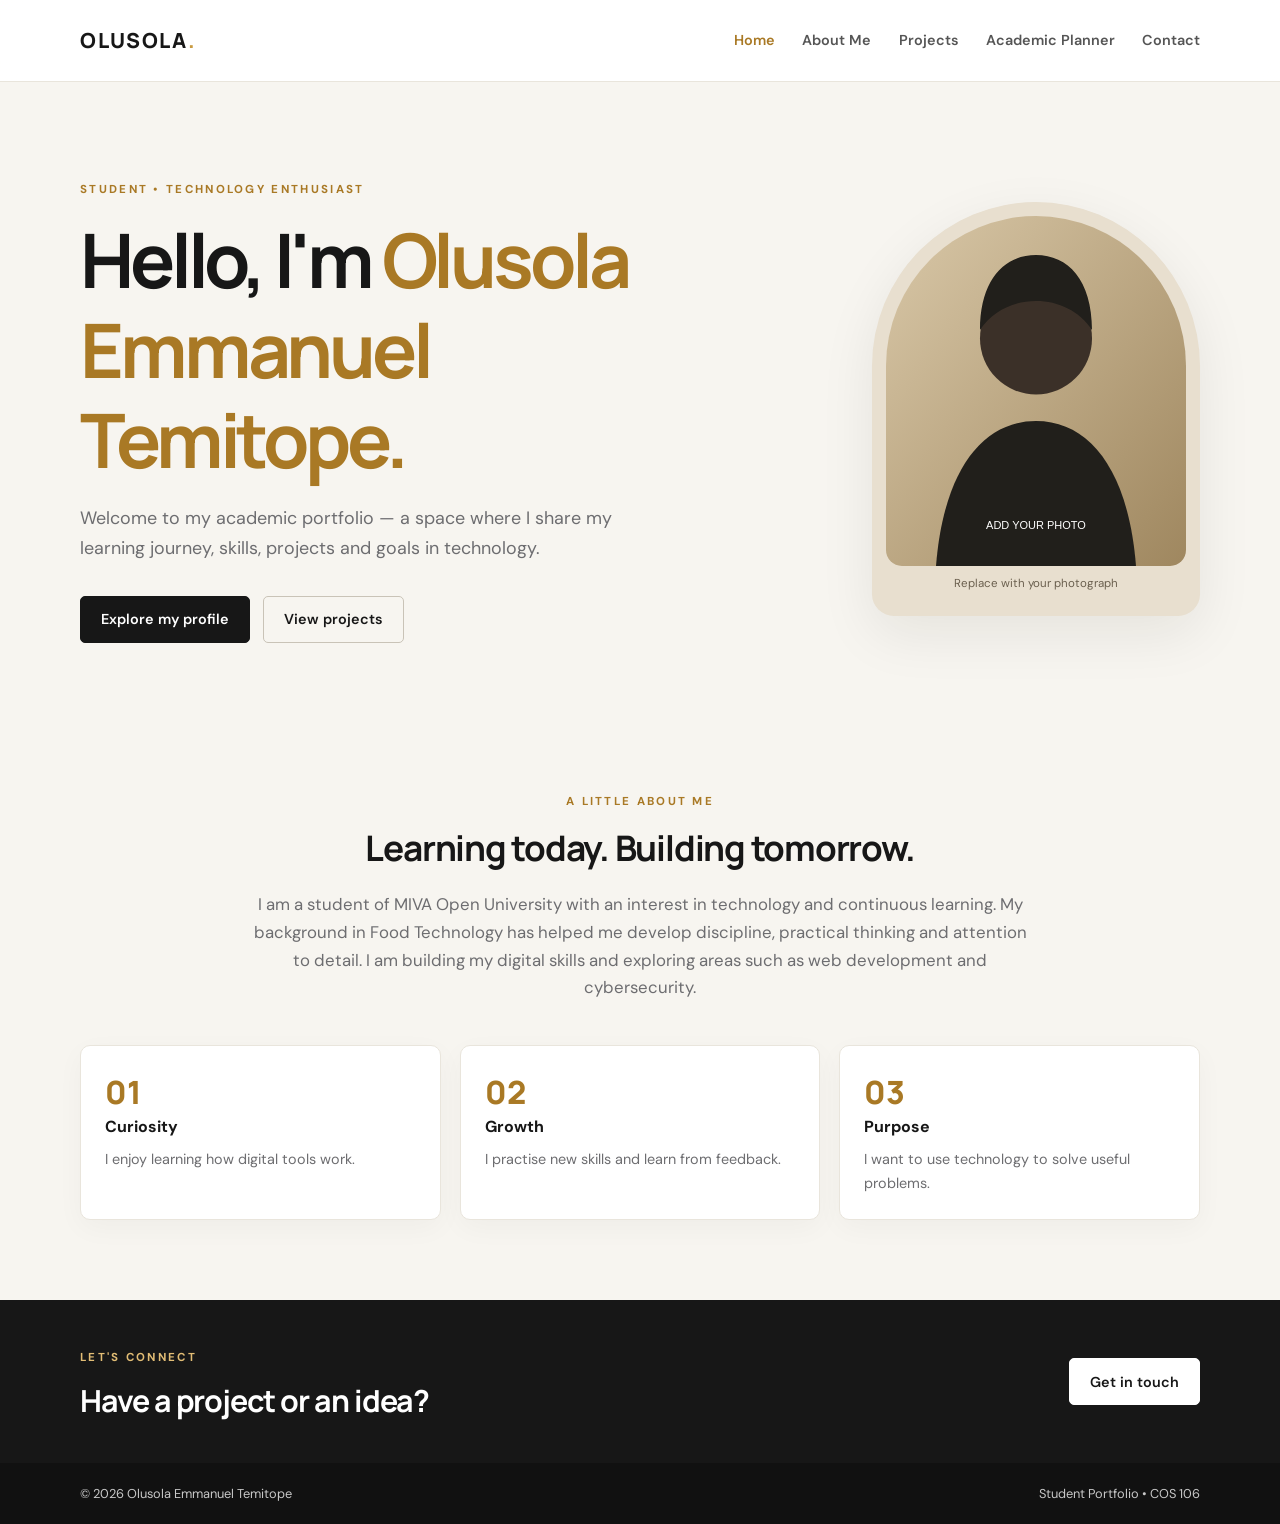
<file: index.html>
<!DOCTYPE html>
<html lang="en">
<head>
  <meta charset="UTF-8">
  <meta name="viewport" content="width=device-width, initial-scale=1.0">
  <meta name="description" content="Olusola Emmanuel Temitope's student portfolio and academic planner.">
  <title>Home | Olusola Emmanuel</title>
  <link rel="stylesheet" href="css/style.css">
  <script src="js/main.js" defer></script>
</head>
<body>
  <header class="site-header">
    <a class="brand" href="index.html">OLUSOLA<span>.</span></a>
    <button class="menu-toggle" aria-label="Toggle navigation" aria-expanded="false">☰</button>
    <nav class="nav-links" aria-label="Main navigation">
      <a class="active" href="index.html">Home</a><a href="about.html">About Me</a>
      <a href="projects.html">Projects</a><a href="planner.html">Academic Planner</a><a href="contact.html">Contact</a>
    </nav>
  </header>
  <main>
    <section class="hero container">
      <div class="hero-copy">
        <p class="eyebrow">STUDENT • TECHNOLOGY ENTHUSIAST</p>
        <h1>Hello, I'm <span>Olusola Emmanuel Temitope.</span></h1>
        <p class="lead">Welcome to my academic portfolio — a space where I share my learning journey, skills, projects and goals in technology.</p>
        <div class="button-row"><a class="btn" href="about.html">Explore my profile</a><a class="btn btn-outline" href="projects.html">View projects</a></div>
      </div>
      <div class="profile-frame">
        <img src="assets/profile-placeholder.svg" alt="Placeholder profile portrait for Olusola Emmanuel Temitope">
        <span class="photo-note">Replace with your photograph</span>
      </div>
    </section>
    <section class="container section">
      <div class="section-heading"><p class="eyebrow">A LITTLE ABOUT ME</p><h2>Learning today. Building tomorrow.</h2></div>
      <p class="intro-text">I am a student of MIVA Open University with an interest in technology and continuous learning. My background in Food Technology has helped me develop discipline, practical thinking and attention to detail. I am building my digital skills and exploring areas such as web development and cybersecurity.</p>
      <div class="stats-grid">
        <article class="stat-card"><strong>01</strong><span>Curiosity</span><p>I enjoy learning how digital tools work.</p></article>
        <article class="stat-card"><strong>02</strong><span>Growth</span><p>I practise new skills and learn from feedback.</p></article>
        <article class="stat-card"><strong>03</strong><span>Purpose</span><p>I want to use technology to solve useful problems.</p></article>
      </div>
    </section>
    <section class="cta-band"><div class="container cta-inner"><div><p class="eyebrow">LET'S CONNECT</p><h2>Have a project or an idea?</h2></div><a class="btn btn-light" href="contact.html">Get in touch</a></div></section>
  </main>
  <footer class="site-footer"><div class="container footer-inner"><span>© <span class="year"></span> Olusola Emmanuel Temitope</span><span>Student Portfolio • COS 106</span></div></footer>
</body>
</html>
</file>
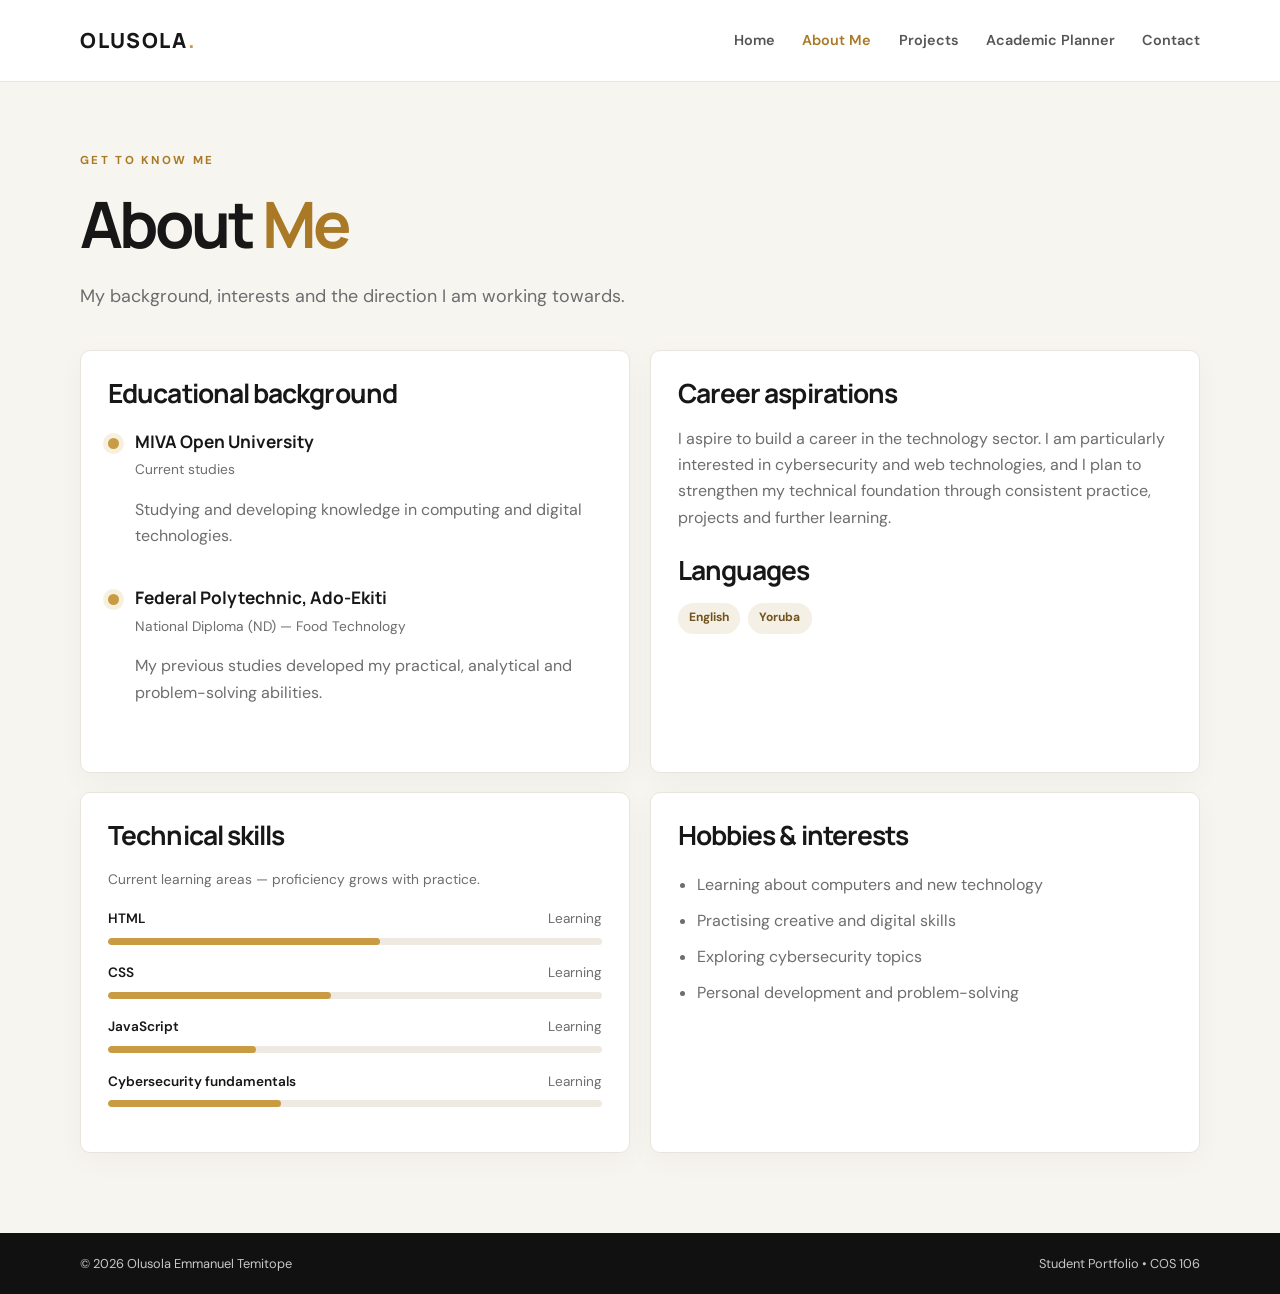
<file: about.html>
<!DOCTYPE html>
<html lang="en">
<head><meta charset="UTF-8"><meta name="viewport" content="width=device-width, initial-scale=1.0">
<title>About Me | Olusola Emmanuel</title><link rel="stylesheet" href="css/style.css"><script src="js/main.js" defer></script></head>
<body>
<header class="site-header"><a class="brand" href="index.html">OLUSOLA<span>.</span></a><button class="menu-toggle" aria-label="Toggle navigation" aria-expanded="false">☰</button><nav class="nav-links" aria-label="Main navigation"><a href="index.html">Home</a><a class="active" href="about.html">About Me</a><a href="projects.html">Projects</a><a href="planner.html">Academic Planner</a><a href="contact.html">Contact</a></nav></header>
<main class="container page-main">
  <section class="page-intro"><p class="eyebrow">GET TO KNOW ME</p><h1>About <span>Me</span></h1><p class="lead">My background, interests and the direction I am working towards.</p></section>
  <div class="content-grid">
    <section class="panel"><h2>Educational background</h2><div class="timeline-item"><span class="timeline-dot"></span><div><h3>MIVA Open University</h3><p class="muted">Current studies</p><p>Studying and developing knowledge in computing and digital technologies.</p></div></div><div class="timeline-item"><span class="timeline-dot"></span><div><h3>Federal Polytechnic, Ado-Ekiti</h3><p class="muted">National Diploma (ND) — Food Technology</p><p>My previous studies developed my practical, analytical and problem-solving abilities.</p></div></div></section>
    <section class="panel"><h2>Career aspirations</h2><p>I aspire to build a career in the technology sector. I am particularly interested in cybersecurity and web technologies, and I plan to strengthen my technical foundation through consistent practice, projects and further learning.</p><h2 class="subheading">Languages</h2><div class="tag-list"><span>English</span><span>Yoruba</span></div></section>
    <section class="panel"><h2>Technical skills</h2><p class="muted">Current learning areas — proficiency grows with practice.</p><div class="skill"><div><span>HTML</span><span>Learning</span></div><div class="progress"><i style="width:55%"></i></div></div><div class="skill"><div><span>CSS</span><span>Learning</span></div><div class="progress"><i style="width:45%"></i></div></div><div class="skill"><div><span>JavaScript</span><span>Learning</span></div><div class="progress"><i style="width:30%"></i></div></div><div class="skill"><div><span>Cybersecurity fundamentals</span><span>Learning</span></div><div class="progress"><i style="width:35%"></i></div></div></section>
    <section class="panel"><h2>Hobbies & interests</h2><ul class="clean-list"><li>Learning about computers and new technology</li><li>Practising creative and digital skills</li><li>Exploring cybersecurity topics</li><li>Personal development and problem-solving</li></ul></section>
  </div>
</main>
<footer class="site-footer"><div class="container footer-inner"><span>© <span class="year"></span> Olusola Emmanuel Temitope</span><span>Student Portfolio • COS 106</span></div></footer>
</body></html>
</file>
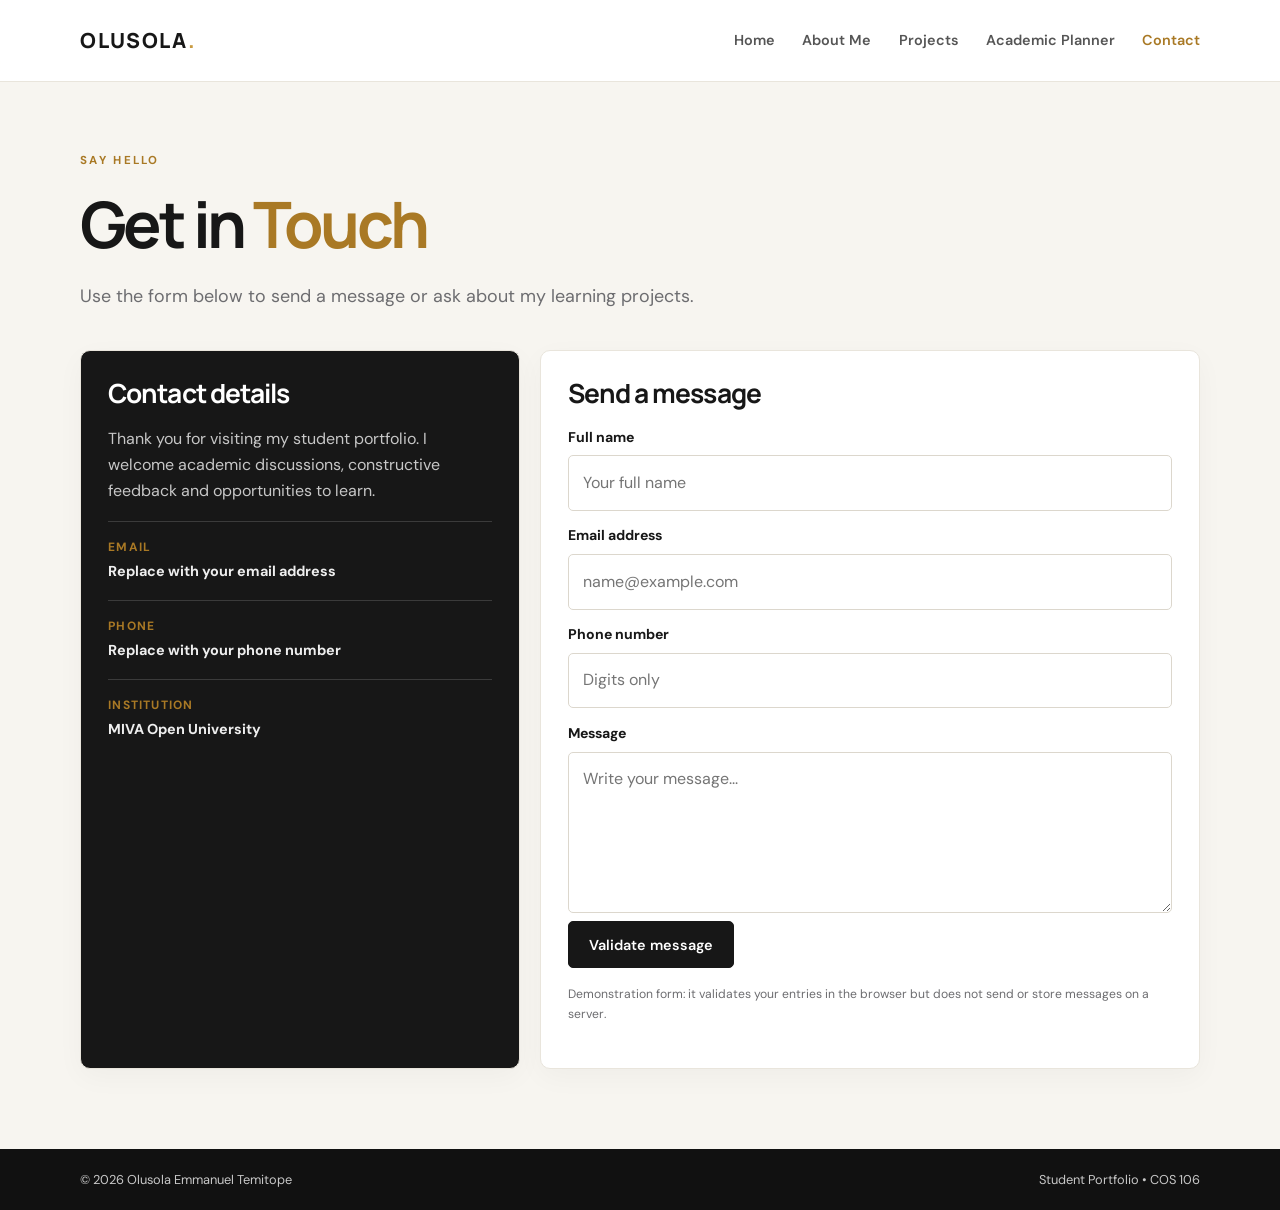
<file: contact.html>
<!DOCTYPE html>
<html lang="en">
<head><meta charset="UTF-8"><meta name="viewport" content="width=device-width, initial-scale=1.0">
<title>Contact | Olusola Emmanuel</title><link rel="stylesheet" href="css/style.css"><script src="js/main.js" defer></script></head>
<body>
<header class="site-header"><a class="brand" href="index.html">OLUSOLA<span>.</span></a><button class="menu-toggle" aria-label="Toggle navigation" aria-expanded="false">☰</button><nav class="nav-links" aria-label="Main navigation"><a href="index.html">Home</a><a href="about.html">About Me</a><a href="projects.html">Projects</a><a href="planner.html">Academic Planner</a><a class="active" href="contact.html">Contact</a></nav></header>
<main class="container page-main">
  <section class="page-intro"><p class="eyebrow">SAY HELLO</p><h1>Get in <span>Touch</span></h1><p class="lead">Use the form below to send a message or ask about my learning projects.</p></section>
  <div class="contact-layout">
    <aside class="panel contact-aside"><h2>Contact details</h2><p>Thank you for visiting my student portfolio. I welcome academic discussions, constructive feedback and opportunities to learn.</p><div class="contact-detail"><span>Email</span><strong>Replace with your email address</strong></div><div class="contact-detail"><span>Phone</span><strong>Replace with your phone number</strong></div><div class="contact-detail"><span>Institution</span><strong>MIVA Open University</strong></div></aside>
    <section class="panel"><h2>Send a message</h2><form id="contact-form" novalidate>
      <label for="name">Full name</label><input id="name" name="name" type="text" placeholder="Your full name" required>
      <label for="email">Email address</label><input id="email" name="email" type="email" placeholder="name@example.com" required>
      <label for="phone">Phone number</label><input id="phone" name="phone" type="tel" inputmode="numeric" placeholder="Digits only" required>
      <label for="message">Message</label><textarea id="message" name="message" rows="5" placeholder="Write your message..." required></textarea>
      <button class="btn" type="submit">Validate message</button><p id="form-feedback" class="form-feedback" role="status"></p>
      <p class="form-hint">Demonstration form: it validates your entries in the browser but does not send or store messages on a server.</p>
    </form></section>
  </div>
</main>
<footer class="site-footer"><div class="container footer-inner"><span>© <span class="year"></span> Olusola Emmanuel Temitope</span><span>Student Portfolio • COS 106</span></div></footer>
</body></html>
</file>
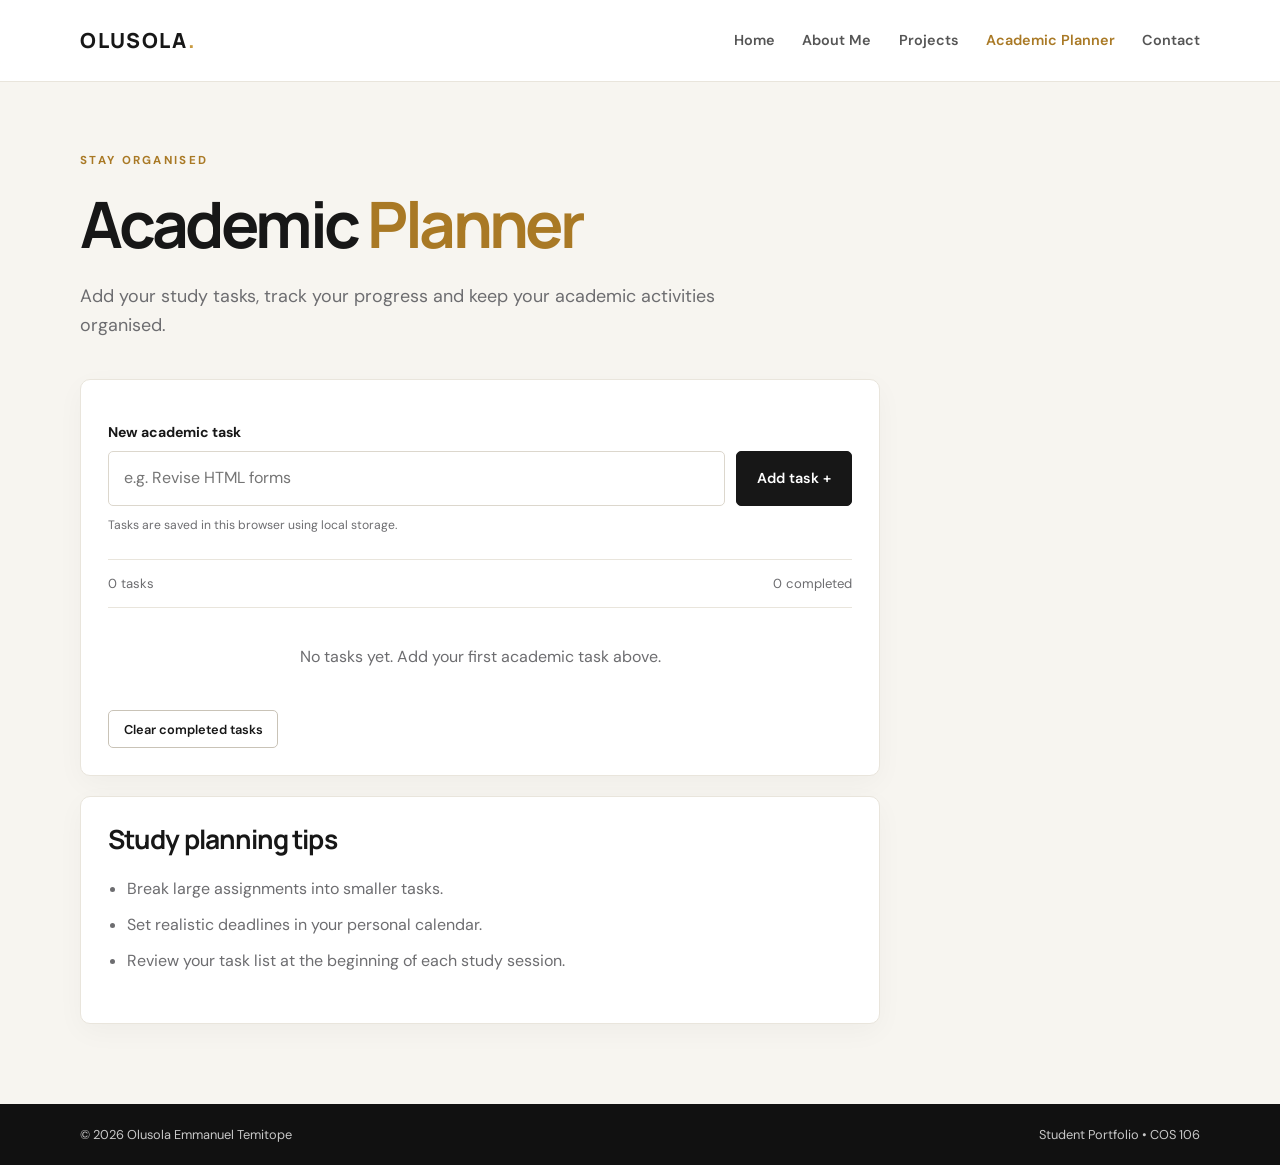
<file: planner.html>
<!DOCTYPE html>
<html lang="en">
<head><meta charset="UTF-8"><meta name="viewport" content="width=device-width, initial-scale=1.0">
<title>Academic Planner | Olusola Emmanuel</title><link rel="stylesheet" href="css/style.css"><script src="js/main.js" defer></script></head>
<body>
<header class="site-header"><a class="brand" href="index.html">OLUSOLA<span>.</span></a><button class="menu-toggle" aria-label="Toggle navigation" aria-expanded="false">☰</button><nav class="nav-links" aria-label="Main navigation"><a href="index.html">Home</a><a href="about.html">About Me</a><a href="projects.html">Projects</a><a class="active" href="planner.html">Academic Planner</a><a href="contact.html">Contact</a></nav></header>
<main class="container page-main">
  <section class="page-intro"><p class="eyebrow">STAY ORGANISED</p><h1>Academic <span>Planner</span></h1><p class="lead">Add your study tasks, track your progress and keep your academic activities organised.</p></section>
  <section class="planner panel">
    <form id="task-form" class="task-form"><label for="task-input">New academic task</label><div class="task-entry"><input id="task-input" type="text" placeholder="e.g. Revise HTML forms" maxlength="120" required><button class="btn" type="submit">Add task +</button></div><p class="form-hint">Tasks are saved in this browser using local storage.</p></form>
    <div class="planner-summary"><span id="task-count">0 tasks</span><span id="completed-count">0 completed</span></div>
    <ul id="task-list" class="task-list" aria-live="polite"></ul>
    <p id="empty-state" class="empty-state">No tasks yet. Add your first academic task above.</p>
    <button id="clear-completed" class="btn btn-outline btn-small" type="button">Clear completed tasks</button>
  </section>
  <section class="panel planner-tips"><h2>Study planning tips</h2><ul class="clean-list"><li>Break large assignments into smaller tasks.</li><li>Set realistic deadlines in your personal calendar.</li><li>Review your task list at the beginning of each study session.</li></ul></section>
</main>
<footer class="site-footer"><div class="container footer-inner"><span>© <span class="year"></span> Olusola Emmanuel Temitope</span><span>Student Portfolio • COS 106</span></div></footer>
</body></html>
</file>
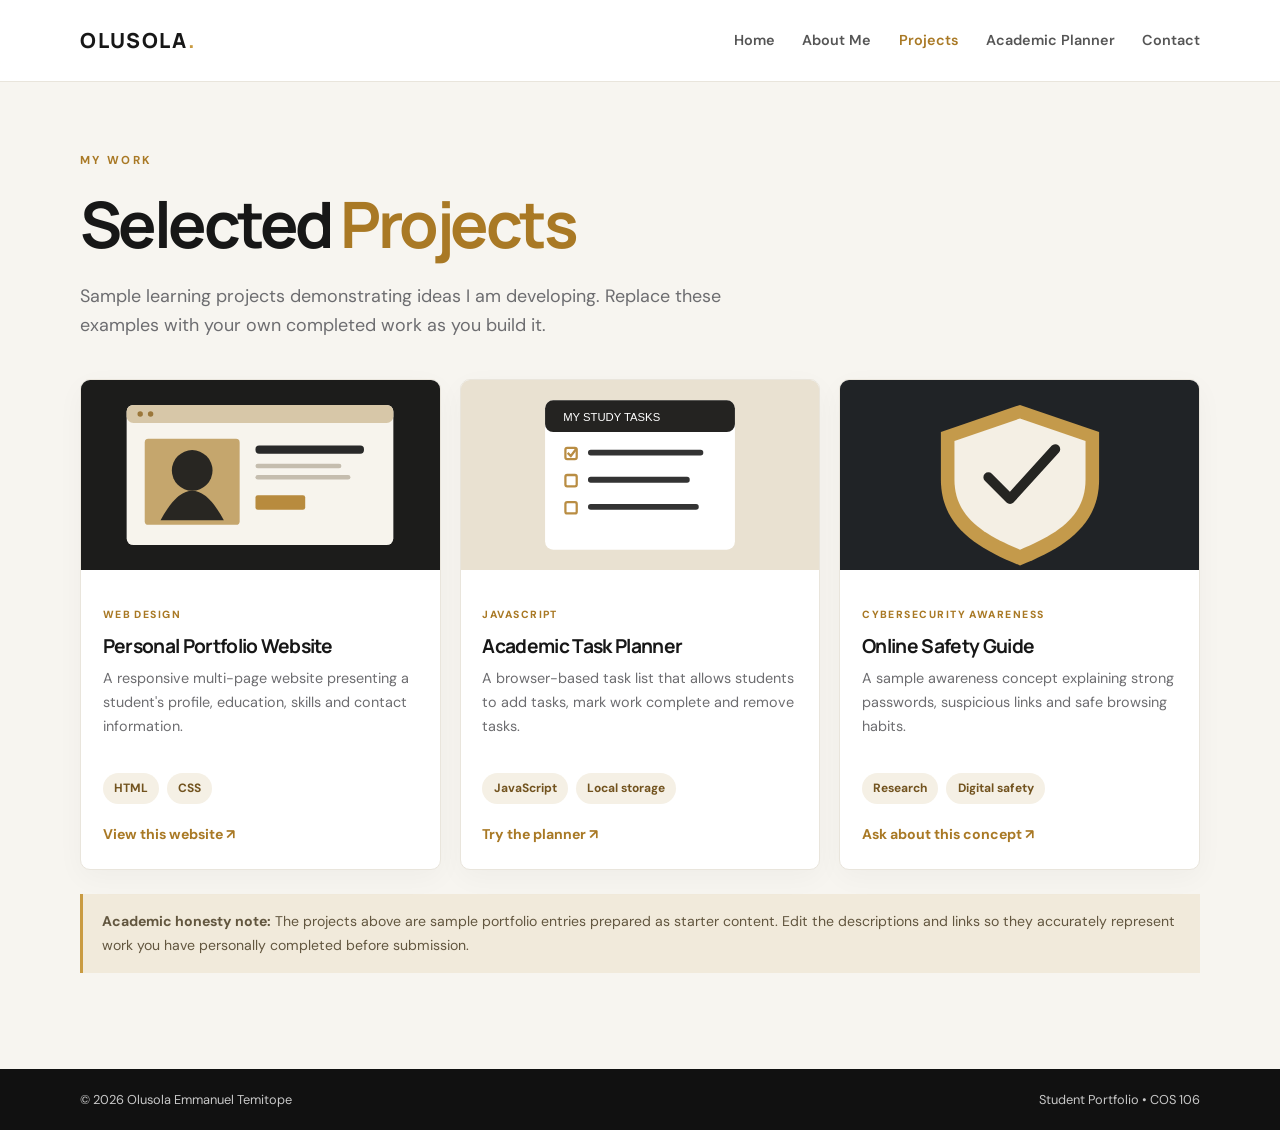
<file: projects.html>
<!DOCTYPE html>
<html lang="en">
<head><meta charset="UTF-8"><meta name="viewport" content="width=device-width, initial-scale=1.0">
<title>Projects | Olusola Emmanuel</title><link rel="stylesheet" href="css/style.css"><script src="js/main.js" defer></script></head>
<body>
<header class="site-header"><a class="brand" href="index.html">OLUSOLA<span>.</span></a><button class="menu-toggle" aria-label="Toggle navigation" aria-expanded="false">☰</button><nav class="nav-links" aria-label="Main navigation"><a href="index.html">Home</a><a href="about.html">About Me</a><a class="active" href="projects.html">Projects</a><a href="planner.html">Academic Planner</a><a href="contact.html">Contact</a></nav></header>
<main class="container page-main">
  <section class="page-intro"><p class="eyebrow">MY WORK</p><h1>Selected <span>Projects</span></h1><p class="lead">Sample learning projects demonstrating ideas I am developing. Replace these examples with your own completed work as you build it.</p></section>
  <div class="project-grid">
    <article class="project-card"><img src="assets/project-portfolio.svg" alt="Illustration of a personal portfolio website"><div class="project-body"><span class="project-type">WEB DESIGN</span><h2>Personal Portfolio Website</h2><p>A responsive multi-page website presenting a student's profile, education, skills and contact information.</p><div class="tag-list"><span>HTML</span><span>CSS</span></div><a class="text-link" href="index.html">View this website ↗</a></div></article>
    <article class="project-card"><img src="assets/project-planner.svg" alt="Illustration of an academic task planner"><div class="project-body"><span class="project-type">JAVASCRIPT</span><h2>Academic Task Planner</h2><p>A browser-based task list that allows students to add tasks, mark work complete and remove tasks.</p><div class="tag-list"><span>JavaScript</span><span>Local storage</span></div><a class="text-link" href="planner.html">Try the planner ↗</a></div></article>
    <article class="project-card"><img src="assets/project-security.svg" alt="Illustration of a cybersecurity shield"><div class="project-body"><span class="project-type">CYBERSECURITY AWARENESS</span><h2>Online Safety Guide</h2><p>A sample awareness concept explaining strong passwords, suspicious links and safe browsing habits.</p><div class="tag-list"><span>Research</span><span>Digital safety</span></div><a class="text-link" href="contact.html">Ask about this concept ↗</a></div></article>
  </div>
  <p class="notice"><strong>Academic honesty note:</strong> The projects above are sample portfolio entries prepared as starter content. Edit the descriptions and links so they accurately represent work you have personally completed before submission.</p>
</main>
<footer class="site-footer"><div class="container footer-inner"><span>© <span class="year"></span> Olusola Emmanuel Temitope</span><span>Student Portfolio • COS 106</span></div></footer>
</body></html>
</file>
<file: css/style.css>
@import url('https://fonts.googleapis.com/css2?family=DM+Sans:wght@400;500;600;700&family=Manrope:wght@400;500;600;700;800&display=swap');
:root{--ink:#171717;--muted:#6d6d70;--gold:#c99b42;--gold-dark:#a97925;--cream:#f7f5f0;--line:#e9e5dc;--white:#fff;--shadow:0 18px 55px rgba(25,22,16,.08)}
*{box-sizing:border-box}html{scroll-behavior:smooth}body{margin:0;background:var(--cream);color:var(--ink);font-family:'DM Sans',Arial,sans-serif;line-height:1.65}h1,h2,h3,.brand{font-family:Manrope,Arial,sans-serif;line-height:1.2}h1{font-size:clamp(2.5rem,6vw,4.7rem);letter-spacing:-.055em;margin:.35rem 0 1.2rem}h1 span,.section-heading h2 span{color:var(--gold-dark)}h2{font-size:1.65rem;letter-spacing:-.035em;margin:0 0 1rem}h3{font-size:1.08rem;margin:0 0 .35rem}p{margin:.3rem 0 1rem}.container{width:min(1120px,90%);margin-inline:auto}.site-header{height:82px;background:rgba(255,255,255,.94);border-bottom:1px solid var(--line);display:flex;align-items:center;justify-content:space-between;padding:0 max(5%,calc((100% - 1120px)/2));position:sticky;top:0;z-index:10;backdrop-filter:blur(12px)}.brand{text-decoration:none;color:var(--ink);font-size:1.3rem;font-weight:800;letter-spacing:.08em}.brand span{color:var(--gold)}.nav-links{display:flex;gap:1.7rem}.nav-links a{font-size:.9rem;text-decoration:none;color:#555;font-weight:600;transition:.2s}.nav-links a:hover,.nav-links a.active{color:var(--gold-dark)}.menu-toggle{display:none;border:0;background:none;font-size:1.6rem}.hero{display:grid;grid-template-columns:1.2fr .8fr;gap:4rem;align-items:center;padding-block:5.8rem 5rem;min-height:590px}.eyebrow{font-size:.72rem;font-weight:700;letter-spacing:.2em;color:var(--gold-dark)}.lead{font-size:1.12rem;color:var(--muted);max-width:650px}.hero-copy .lead{max-width:590px}.profile-frame{position:relative;max-width:370px;justify-self:end;background:#e8dfcf;padding:14px;border-radius:180px 180px 24px 24px;box-shadow:var(--shadow)}.profile-frame img{display:block;width:100%;border-radius:170px 170px 18px 18px}.photo-note{display:block;text-align:center;font-size:.72rem;color:#6b604f;padding:.55rem}.button-row{display:flex;gap:.8rem;flex-wrap:wrap;margin-top:2rem}.btn{display:inline-flex;align-items:center;justify-content:center;background:var(--ink);color:white;border:1px solid var(--ink);border-radius:5px;padding:.85rem 1.25rem;text-decoration:none;font:600 .9rem 'DM Sans',sans-serif;cursor:pointer;transition:.2s}.btn:hover{background:var(--gold-dark);border-color:var(--gold-dark);transform:translateY(-1px)}.btn-outline{background:transparent;color:var(--ink);border-color:#c9c3b7}.btn-outline:hover{color:white}.btn-light{background:white;color:var(--ink);border-color:white}.btn-small{padding:.6rem .9rem;font-size:.8rem}.section{padding-block:4rem 5rem}.section-heading{text-align:center}.section-heading h2{font-size:2.2rem}.intro-text{max-width:790px;margin:1.4rem auto 2.7rem;text-align:center;color:var(--muted);font-size:1.05rem}.stats-grid{display:grid;grid-template-columns:repeat(3,1fr);gap:1.2rem}.stat-card,.panel,.project-card{background:white;border:1px solid var(--line);border-radius:10px;box-shadow:0 8px 28px rgba(25,22,16,.035)}.stat-card{padding:1.5rem}.stat-card strong{display:block;color:var(--gold-dark);font:800 2rem Manrope}.stat-card span{font-weight:700}.stat-card p{color:var(--muted);font-size:.9rem;margin:.45rem 0 0}.cta-band{background:var(--ink);color:white;padding:2.7rem 0}.cta-band .eyebrow{color:#e2bd75}.cta-inner{display:flex;justify-content:space-between;align-items:center;gap:2rem}.cta-inner h2{font-size:1.9rem;margin:0}.site-footer{background:#111;color:#c8c8c8;padding:1.25rem 0;font-size:.8rem}.footer-inner{display:flex;justify-content:space-between;gap:1rem}.page-main{padding-block:4rem 5rem;min-height:75vh}.page-intro{margin-bottom:2.4rem}.page-intro h1{font-size:clamp(2.5rem,5vw,4rem)}.page-intro h1 span{color:var(--gold-dark)}.content-grid{display:grid;grid-template-columns:repeat(2,1fr);gap:1.2rem}.panel{padding:1.7rem}.panel p{color:var(--muted)}.timeline-item{display:flex;gap:1rem;margin:1.4rem 0}.timeline-dot{width:11px;height:11px;background:var(--gold);border-radius:50%;margin-top:.35rem;flex:0 0 11px;box-shadow:0 0 0 5px #f8f0df}.muted{color:var(--muted);font-size:.86rem}.subheading{margin-top:1.5rem}.tag-list{display:flex;gap:.5rem;flex-wrap:wrap;margin-top:1rem}.tag-list span{background:#f5f0e5;color:#72531f;padding:.35rem .7rem;border-radius:20px;font-size:.75rem;font-weight:700}.skill{margin:1.1rem 0}.skill>div:first-child{display:flex;justify-content:space-between;font-size:.85rem;font-weight:600}.skill>div:first-child span:last-child{color:var(--muted);font-weight:400}.progress{height:7px;background:#eeeae2;border-radius:9px;margin-top:.45rem;overflow:hidden}.progress i{display:block;height:100%;background:var(--gold);border-radius:9px}.clean-list{padding-left:1.2rem;color:var(--muted)}.clean-list li{padding:.3rem 0}.project-grid{display:grid;grid-template-columns:repeat(3,1fr);gap:1.2rem}.project-card{overflow:hidden}.project-card>img{width:100%;height:190px;object-fit:cover;background:#eee}.project-body{padding:1.35rem}.project-type{font-size:.65rem;letter-spacing:.14em;color:var(--gold-dark);font-weight:800}.project-body h2{font-size:1.2rem;margin:.55rem 0}.project-body p{color:var(--muted);font-size:.9rem;min-height:90px}.text-link{display:inline-block;margin-top:1.2rem;color:var(--gold-dark);font-weight:700;text-decoration:none;font-size:.88rem}.notice{margin-top:1.5rem;padding:1rem 1.2rem;border-left:3px solid var(--gold);background:#f1eadb;color:#62563f;font-size:.88rem}.planner{max-width:800px}.task-form label,form label{display:block;font-weight:700;font-size:.88rem;margin:.85rem 0 .4rem}.task-entry{display:flex;gap:.7rem}.task-entry input{flex:1}input,textarea{width:100%;border:1px solid #dcd7cd;border-radius:5px;padding:.85rem .9rem;background:#fff;font:inherit;color:var(--ink);outline:none}input:focus,textarea:focus{border-color:var(--gold);box-shadow:0 0 0 3px rgba(201,155,66,.13)}textarea{resize:vertical}.form-hint{font-size:.76rem;color:var(--muted);margin-top:.55rem}.planner-summary{display:flex;justify-content:space-between;border-top:1px solid var(--line);border-bottom:1px solid var(--line);padding:.8rem 0;margin:1.5rem 0 .7rem;font-size:.82rem;color:var(--muted)}.task-list{list-style:none;padding:0;margin:0}.task-item{display:flex;align-items:center;gap:.8rem;padding:.9rem .2rem;border-bottom:1px solid #f0ede7}.task-item input{width:18px;height:18px;accent-color:var(--gold);flex:0 0 auto}.task-item span{flex:1}.task-item.done span{text-decoration:line-through;color:#999}.delete-task{border:0;background:#f8eeee;color:#9b4545;border-radius:4px;padding:.4rem .6rem;cursor:pointer}.empty-state{text-align:center;color:var(--muted);padding:1.5rem}.planner-tips{max-width:800px;margin-top:1.2rem}.contact-layout{display:grid;grid-template-columns:.8fr 1.2fr;gap:1.2rem}.contact-detail{padding:1rem 0;border-top:1px solid var(--line)}.contact-detail span{display:block;color:var(--gold-dark);font-size:.75rem;font-weight:700;text-transform:uppercase;letter-spacing:.1em}.contact-detail strong{font-size:.9rem}.contact-aside{background:var(--ink);color:white}.contact-aside p{color:#c7c7c7}.contact-aside .contact-detail{border-color:#3b3b3b}.contact-aside .contact-detail strong{color:#eee}.form-feedback{font-size:.88rem;font-weight:700;margin-top:.8rem}.form-feedback.success{color:#287447}.form-feedback.error{color:#a43c32}
@media(max-width:800px){.site-header{height:72px}.menu-toggle{display:block}.nav-links{display:none;position:absolute;top:71px;left:0;right:0;background:white;padding:1rem 5%;border-bottom:1px solid var(--line);flex-direction:column;gap:.9rem}.nav-links.open{display:flex}.hero{grid-template-columns:1fr;gap:2rem;padding-block:4rem;text-align:center}.hero-copy .lead{margin-inline:auto}.profile-frame{justify-self:center;max-width:290px}.button-row{justify-content:center}.content-grid,.contact-layout{grid-template-columns:1fr}.project-grid{grid-template-columns:repeat(2,1fr)}}
@media(max-width:560px){.stats-grid,.project-grid{grid-template-columns:1fr}.page-main{padding-block:3rem}.footer-inner,.cta-inner{flex-direction:column;align-items:flex-start}.task-entry{flex-direction:column}.task-entry .btn{width:100%}.section-heading h2{font-size:1.8rem}.profile-frame{max-width:250px}}
</file>
